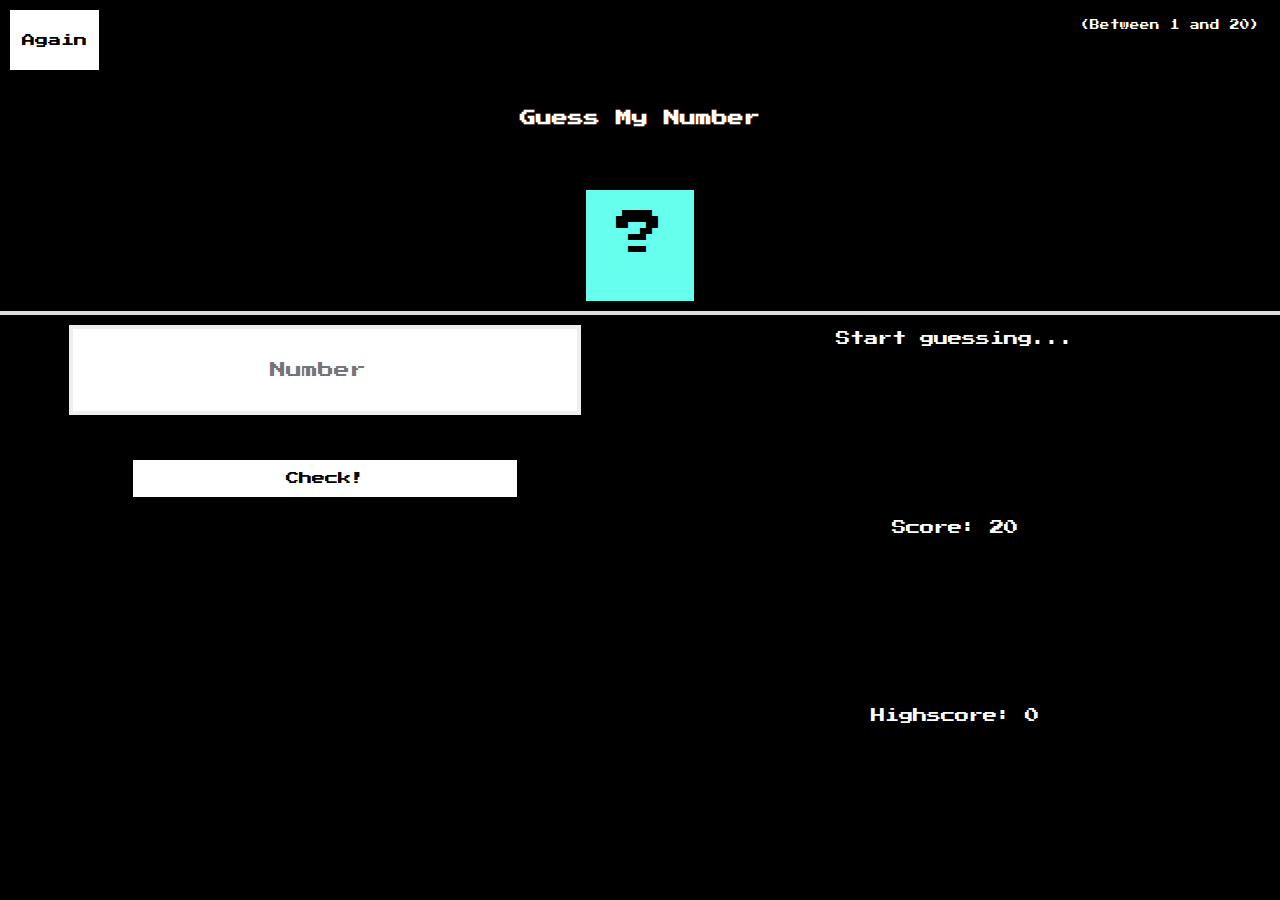
<file: projects/game.html>
<!DOCTYPE html>
<html lang="en">
  <head>
    <meta charset="UTF-8" />
    <meta name="viewport" content="width=device-width, initial-scale=1.0" />
    <title>Guess Number</title>
    <link rel="stylesheet" href="./style.css" />
  </head>
  <body>
    
      <header class="section-1">
        <button class="btn again">Again</button>
        <p class="between">(Between 1 and 20)</p>

        <h1>Guess My Number</h1>
        <div class="number">?</div>
      </header>
   

    <main>
      <section class="left">
        <input type="number" class="guess" placeholder="Number" />

        <button class="btn check">Check!</button>
      </section>

      <section class="right">
        <p class="message">Start guessing...</p>
        <p class="label-score">Score: <span class="score">20</span></p>
        <p class="label-highscore">
          Highscore: <span class="highscore">0</span>
        </p>
      </section>

    </main>

    <script src="./script.js"></script>
  </body>
</html>
</file>
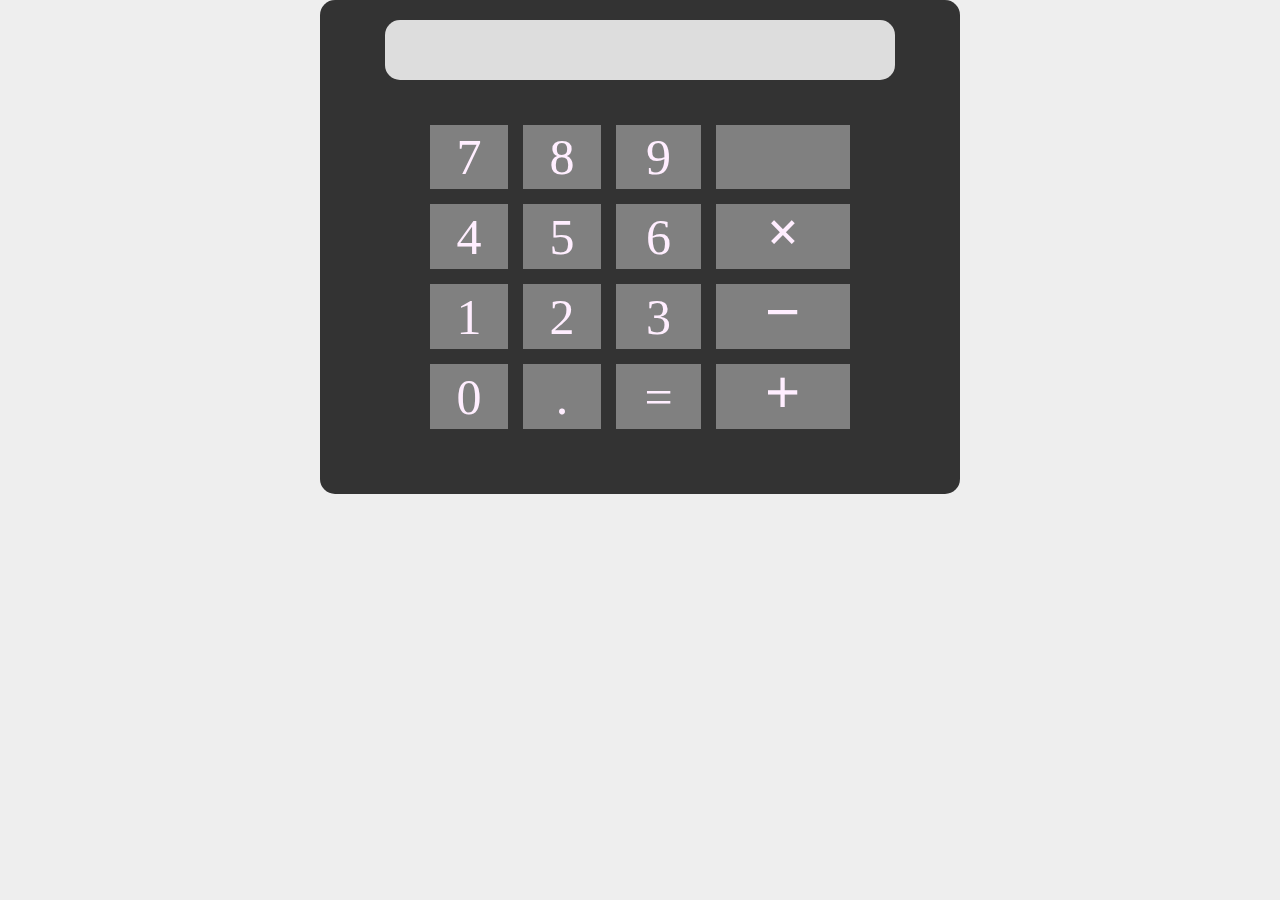
<file: projects/Calculator/calculator.html>
<!DOCTYPE html>

<html lang="en">
  <head>
    <meta charset="UTF-8" />
    <meta name="viewport" content="width=device-width, initial-scale=1.0" />
    <title>calculator</title>
    <link rel="stylesheet" href="./calulator.css" />
    <link href='https://unpkg.com/boxicons@2.1.4/css/boxicons.min.css' rel='stylesheet'>
    <link rel="stylesheet" href="">

    <link rel="shortcut icon" href="https://assets.nflxext.com/us/ffe/siteui/common/icons/nficon2016.ico">

    <!-- <link rel="stylesheet" href="https://cdn.jsdelivr.net/npm/bootstrap@4.6.2/dist/css/bootstrap.min.css" integrity="sha384-xOolHFLEh07PJGoPkLv1IbcEPTNtaed2xpHsD9ESMhqIYd0nLMwNLD69Npy4HI+N" crossorigin="anonymous"> -->

    <link rel="stylesheet" href="https://cdnjs.cloudflare.com/ajax/libs/font-awesome/6.4.0/css/all.min.css" integrity="sha512-iecdLmaskl7CVkqkXNQ/ZH/XLlvWZOJyj7Yy7tcenmpD1ypASozpmT/E0iPtmFIB46ZmdtAc9eNBvH0H/ZpiBw==" crossorigin="anonymous" referrerpolicy="no-referrer">
  </head>
  <body>
    <div class="calc-body">
      <div class="calc-display"></div>
      <div class="calc-buttons">
        <table>
            <colgroup></colgroup>
            <colgroup></colgroup>
            <colgroup></colgroup>
            <colgroup style="background-color: aqua !important;"></colgroup>
          <tr>
            <td id="EL7">7</td>
            <td id="EL8">8</td>
            <td id="EL9">9</td>
            <td id="div"><i class="fa-solid fa-divide fa-xs" ></i></td>
          </tr>
          <tr>
            <td id="EL4">4</td>
            <td id="EL5">5</td>
            <td id="EL6">6</td>
            <td id="mul"><i class='bx bx-x ' ></i></td>
          </tr>
          <tr>
            <td id="EL1">1</td>
            <td id="EL2">2</td>
            <td id="EL3">3</td>
            <td id="minus"><i class='bx bx-minus'></i></td>
          </tr>
          <tr>
            <td id="EL0">0</td>
            <td >.</td>
            <td id="equal">=</td>
            <td id="plus" ><i class='bx bx-plus'></i></td>
          </tr>
        </table>
      </div>
    </div>

    <script src="./calculator.js"></script>
  </body>
</html>
</file>
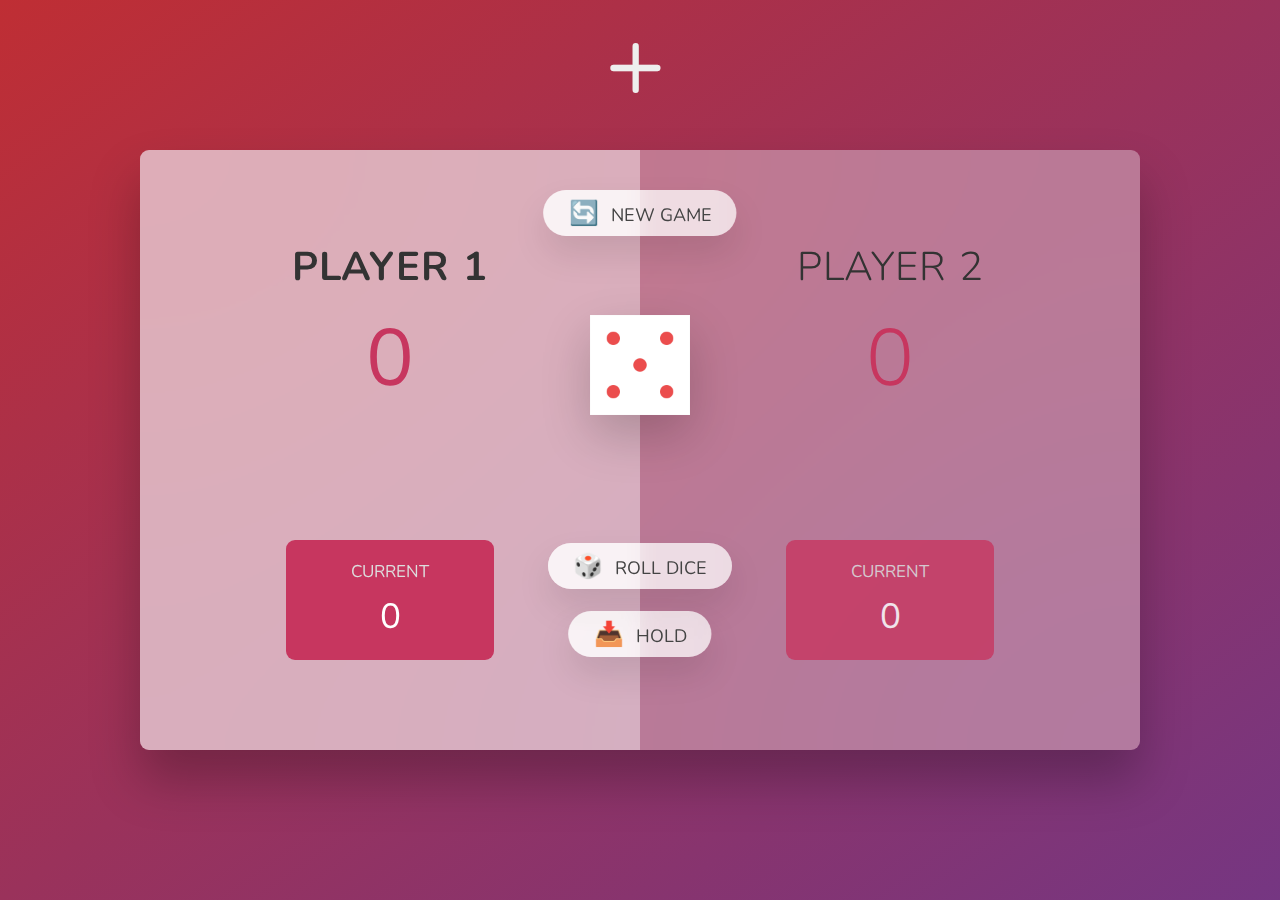
<file: projects/DiceRollGame/game.html>
<!DOCTYPE html>
<html lang="en">
  <head>
    <meta charset="UTF-8" />
    <meta name="viewport" content="width=device-width, initial-scale=1.0" />
    <meta http-equiv="X-UA-Compatible" content="ie=edge" />
    <link rel="stylesheet" href="./style.css" />
    <title>Pig Game</title>
  </head>
  <body>
    <div class="hint">
      <div class="hint-symbol">&#43;</div>
      <!-- <i class="hint-symbol hidden">&#42;</i> -->
      <p class="hintinfo hidden">
        DICE VALUE RANGES FROM 1 TO 6 .
        DICE 1 SETS YOUR CURRENT SCORE TO 0 .
        TO HOLD DOWN AND GIVE CHANCE TO OPPONENT PRESS HOLD . 
        EARN SCORE 30 TO WIN .
      </p>
    </div>
    
    <main>
      <section class="player player--0 player--active">
        <h2 class="name" id="name--0">Player 1</h2>
        <p class="score" id="score--0">0</p>
        <div class="current">
          <p class="current-label">Current</p>
          <p class="current-score" id="current--0">0</p>
        </div>
      </section>

      <section class="player player--1">
        <h2 class="name" id="name--1">Player 2</h2>
        <p class="score" id="score--1">0</p>
        <div class="current">
          <p class="current-label">Current</p>
          <p class="current-score" id="current--1">0</p>
        </div>   
      </section>
     
      <img src="dice-5.png" alt="Playing dice" class="dice" />
      <button class="btn btn--new">🔄 New game</button>
      <button class="btn btn--roll">🎲 Roll dice</button>
      <button class="btn btn--hold">📥 Hold</button>
    </main>
    <script src="script.js"></script>
  </body>
</html>
</file>
<file: projects/style.css>
@import url('https://fonts.googleapis.com/css?family=Press+Start+2P&display=swap');

* {
  margin: 0;
  padding: 0;
  box-sizing: inherit;
}

html {
  box-sizing: border-box;

}
body{
  font-family: 'Press Start 2P', sans-serif;
  background-color: #000;
}

.section-1 {
  height: 35vh;
  padding: 10px;
  border-bottom: 4px solid #ddd;
  /* background-color: hotpink; */
  display: grid;
  grid-template-areas:
    "again between"
    "heading heading"
    "number number";
  row-gap: 30px;
  gap: 30px;
  /* background-color: aqua; */
  /* justify-content: center; */
  justify-items: center;
  /* align-items: center; */
  /* overflow-x:auto ; */
}
.again{
 
  box-sizing: border-box;
  /* font-size: ; */
  /* width: ; */
  padding: 0.5em;
  grid-area: again;
  justify-self: left;
  font-family: inherit;
}

.between{
  text-align: center;
  font-size: 0.6em;
  /* background-color: #6f1; */
  color: #fff;
  grid-area: between;
  justify-self: right;
  padding: 1em 1em;
}

h1{
  /* background-color: #6f1; */
  color: #fff;
  text-align: center;
  /* width:200px; */
  padding: 10px;
  grid-area: heading;
  font-size: 1em;
  /* white-space: nowrap; */
  /* word-break: break-all; */
  /* overflow-x: scroll; */
}
.number{
  background-color: #6fe;
  grid-area:number ;
  font-size: 3em;
  padding: 20px 30px;
}
.btn{
  cursor: pointer;
  padding: 0.9em;
  font-family: inherit;
  background-color: #fff;
  border:none
}

.btn:hover {
  background-color: #ccc;
}

main{
  height: 65vh;
  padding:10px;
  display: grid;
  grid-template-columns: 1fr 1fr;
  /* grid-template-columns: 50% 50%; */
  /* grid-template-columns: 50vw 50vw; */
}

.left{
  /* background-color: aqua; */
  display: flex;
  flex-direction: column;
  /* justify-content: space-around; */
  align-items: center;
  
  row-gap: 45px ;
  
}

.right{
  display: grid;
  grid-template-rows: 1fr 1fr 1fr;
}

.guess {
  box-sizing: border-box;
  /* background: none; */
  border: 4px solid #eee;
  font-family: inherit;
  color: inherit;
  font-size: inherit;
  /* padding: 2em 1em; */
  width:40vw;
  height: 10vh;
  text-align: center;
  
}
.check{
width: 30vw;
}

.message{
  font-size: 0.9em;
  padding: 0.5em 1em;
  color:#fff;
  text-align: center;
}

.label-score{
  font-size: 0.9em;
  padding: 0.5em 1em;
  color:#fff;
  text-align: center;
}
.label-highscore{
  font-size: 0.9em;
  padding: 0.5em 1em;
  color:#fff;
  text-align: center;
}
</file>
<file: projects/Calculator/calulator.css>
* {
  margin: 0;
  padding: 0;
  box-sizing: border-box;
}
body {
  background-color: #eee;
}
.calc-body {
  background-color: #333;
  padding: 20px;
  border-radius: 15px;
  margin: 0 auto;
  width: 50%;
  overflow-x: hidden;
  /* height: 60vh; */
}

.calc-display {
  min-height: 60px;
  width: 85%;
  margin:0 auto;
  padding: 15px 10px ;
  border-radius: 15px;
  background-color: #ddd;
  text-align: end;
  font-size: 20px;
  white-space: nowrap;
  overflow-x: auto;
  /* line-height: 60px; */
}

.calc-buttons{
    /* width: 80%; */
    /* overflow: auto; */
    margin:30px auto;
    /* background-color: aqua; */
}

table {
  border-spacing: 15px 15px;
  /* background-color: red; */
  width: 75%;
  
  margin:0 auto;
  overflow: auto;
  
}

td {
    font-size: 50px;
  padding: 3px 5px;
  color: #fef;
  background-color: gray;
  text-align: center;
}

@media only screen and (max-width:500px){
    .calc-body{
        width: 90vw;
        height: 90vh;
    }
}
</file>
<file: projects/DiceRollGame/style.css>
@import url('https://fonts.googleapis.com/css2?family=Nunito&display=swap');

* {
  margin: 0;
  padding: 0;
  box-sizing: inherit;
}

html {
    font-size: 62.5%;
    box-sizing: border-box;
  }

  
body {
    font-family: 'Nunito', sans-serif;
    font-weight: 400;
    height: 100vh;
    color: #333;
    background-image: linear-gradient(to top left, #753682 0%, #bf2e34 100%);
    display: flex;
    align-items: center;
    justify-content: center;
  }
  
  /* LAYOUT */
  main {
    position: relative;
    width: 100rem;
    height: 60rem;
    background-color: rgba(255, 255, 255, 0.35);
    backdrop-filter: blur(200px);
    filter: blur();
    box-shadow: 0 3rem 5rem rgba(0, 0, 0, 0.25);
    border-radius: 9px;
    overflow: hidden;
    display: flex;
  }
  .player {
    flex: 50%;
    padding: 9rem;
    display: flex;
    flex-direction: column;
    align-items: center;
    transition: all 0.75s;
  }
  
/* ELEMENTS */
.name {
    position: relative;
    font-size: 4rem;
    text-transform: uppercase;
    letter-spacing: 1px;
    word-spacing: 2px;
    font-weight: 300;
    margin-bottom: 1rem;
  }
  .score {
    font-size: 8rem;
    font-weight: 300;
    color: #c7365f;
    margin-bottom: auto;
  }
  .player--active {
    background-color: rgba(255, 255, 255, 0.4);
  }

  .player--active .name {
    font-weight: 700;
  }
  .player--active .score {
    font-weight: 400;
  }
  
  .player--active .current {
    opacity: 1;
  }

  
.current {
    background-color: #c7365f;
    opacity: 0.8;
    border-radius: 9px;
    color: #fff;
    width: 65%;
    padding: 2rem;
    text-align: center;
    transition: all 0.75s;
  }
  
  .current-label {
    text-transform: uppercase;
    margin-bottom: 1rem;
    font-size: 1.7rem;
    color: #ddd;
  }
  
  .current-score {
    font-size: 3.5rem;
  }
  
  /* ABSOLUTE POSITIONED ELEMENTS */
  .btn {
    position: absolute;
    left: 50%;
    transform: translateX(-50%);
    color: #444;
    background: none;
    border: none;
    font-family: inherit;
    font-size: 1.8rem;
    text-transform: uppercase;
    cursor: pointer;
    font-weight: 400;
    transition: all 0.2s;
  
    background-color: white;
    background-color: rgba(255, 255, 255, 0.6);
    backdrop-filter: blur(10px);
  
    padding: 0.7rem 2.5rem;
    border-radius: 50rem;
    box-shadow: 0 1.75rem 3.5rem rgba(0, 0, 0, 0.1);
  }
  
  .btn::first-letter {
    font-size: 2.4rem;
    display: inline-block;
    margin-right: 0.7rem;
  }
  
  .btn--new {
    top: 4rem;
  }
  .btn--roll {
    top: 39.3rem;
  }
  .btn--hold {
    top: 46.1rem;
  }
  
  .btn:active {
    transform: translate(-50%, 3px);
    box-shadow: 0 1rem 2rem rgba(0, 0, 0, 0.15);
  }
  
  .btn:focus {
    outline: none;
  }
  
  .dice {
    position: absolute;
    left: 50%;
    top: 16.5rem;
    transform: translateX(-50%);
    height: 10rem;
    box-shadow: 0 2rem 5rem rgba(0, 0, 0, 0.2);
  }
  
  .player--winner {
    background-color: #2f2f2f;
  }
  
  .player--winner .name {
    font-weight: 700;
    color: #c7365f;
  }
  
  .hidden {
    display: none;
  }

.hint{
  position: absolute;
  font-size: 100px;
  top: 0;
}

.hint-symbol{
  font-size: 100px;
  color: #eee;  
  font-style: normal;
  text-align: center;
  /* background-color: aqua; */
  /* position: absolute;
  top: 0; */
  transform: rotateZ(90deg) ;

}


.hint-symbol:checked{
  transform: rotateZ(180deg);
  transition: transform 3s ;
}

.hintinfo {
  font-size:1vw;
  font-weight: bold;
  color: #eee;
}
</file>
